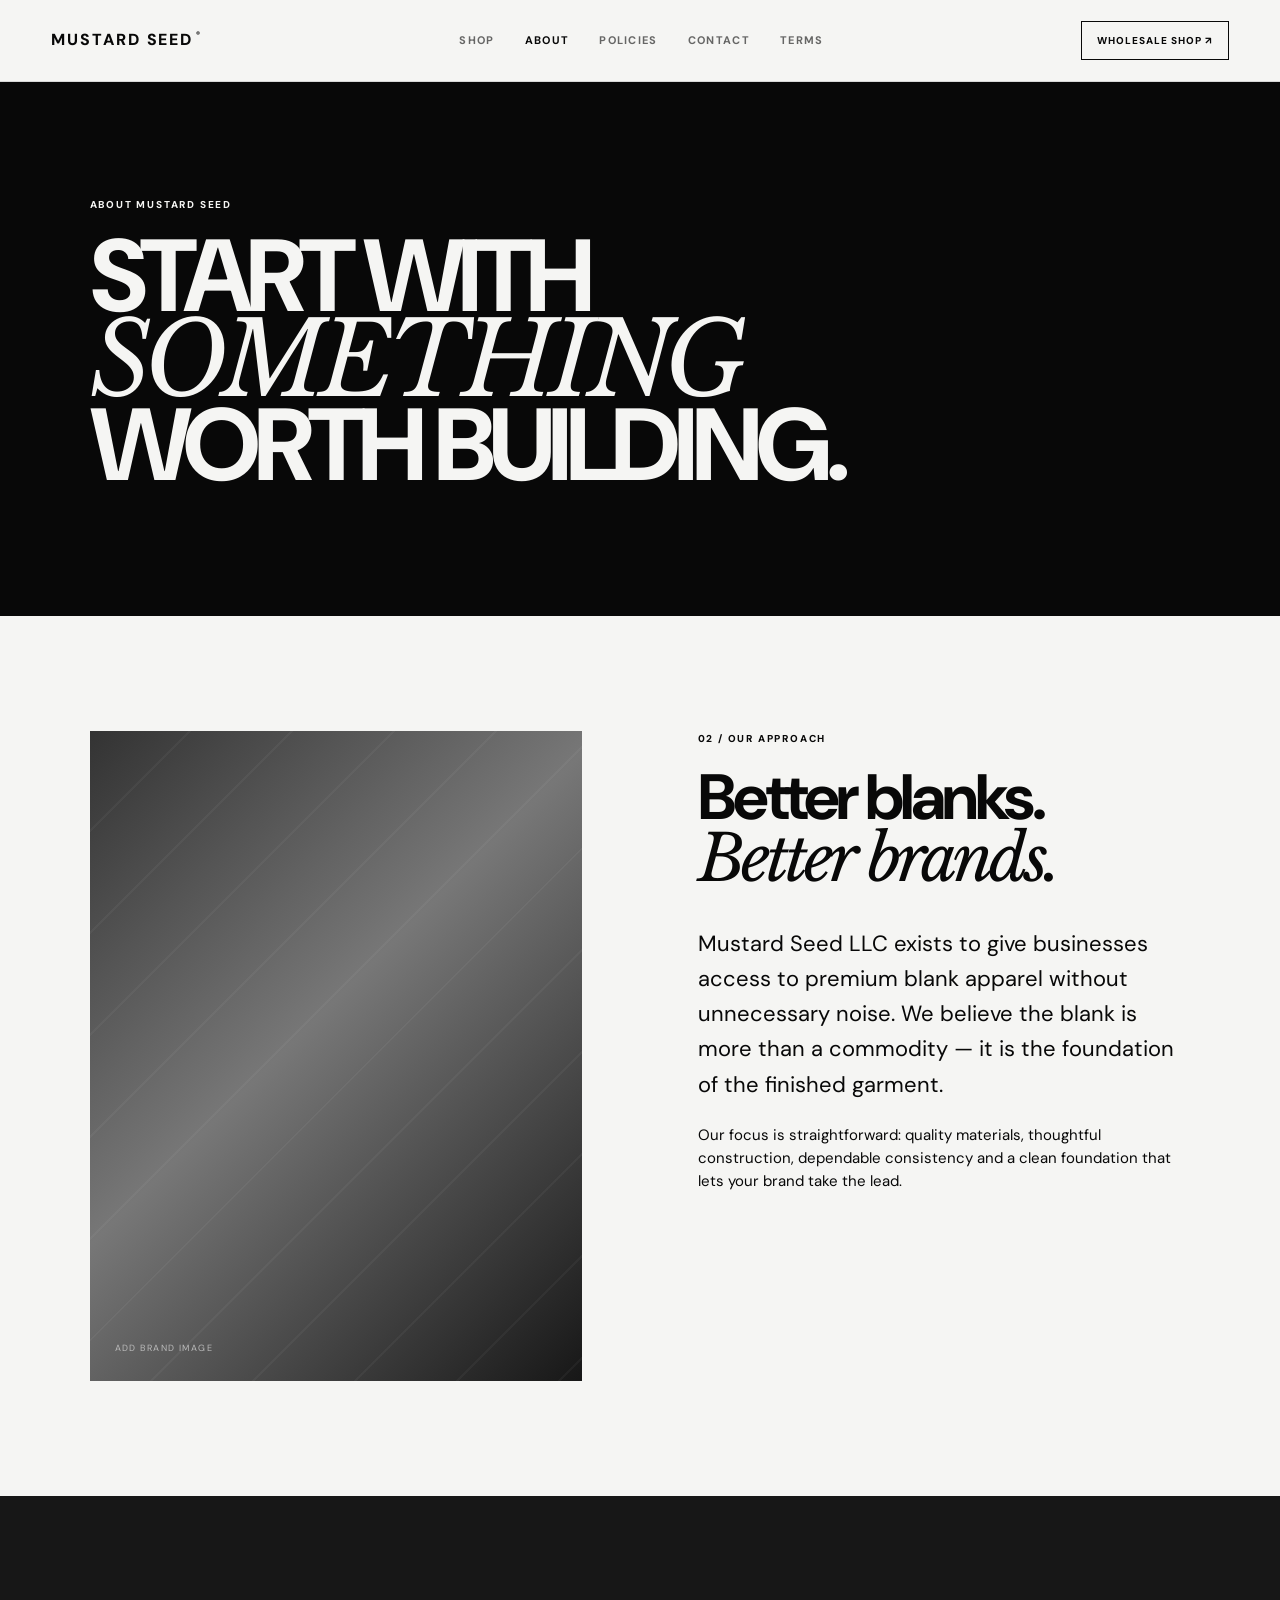
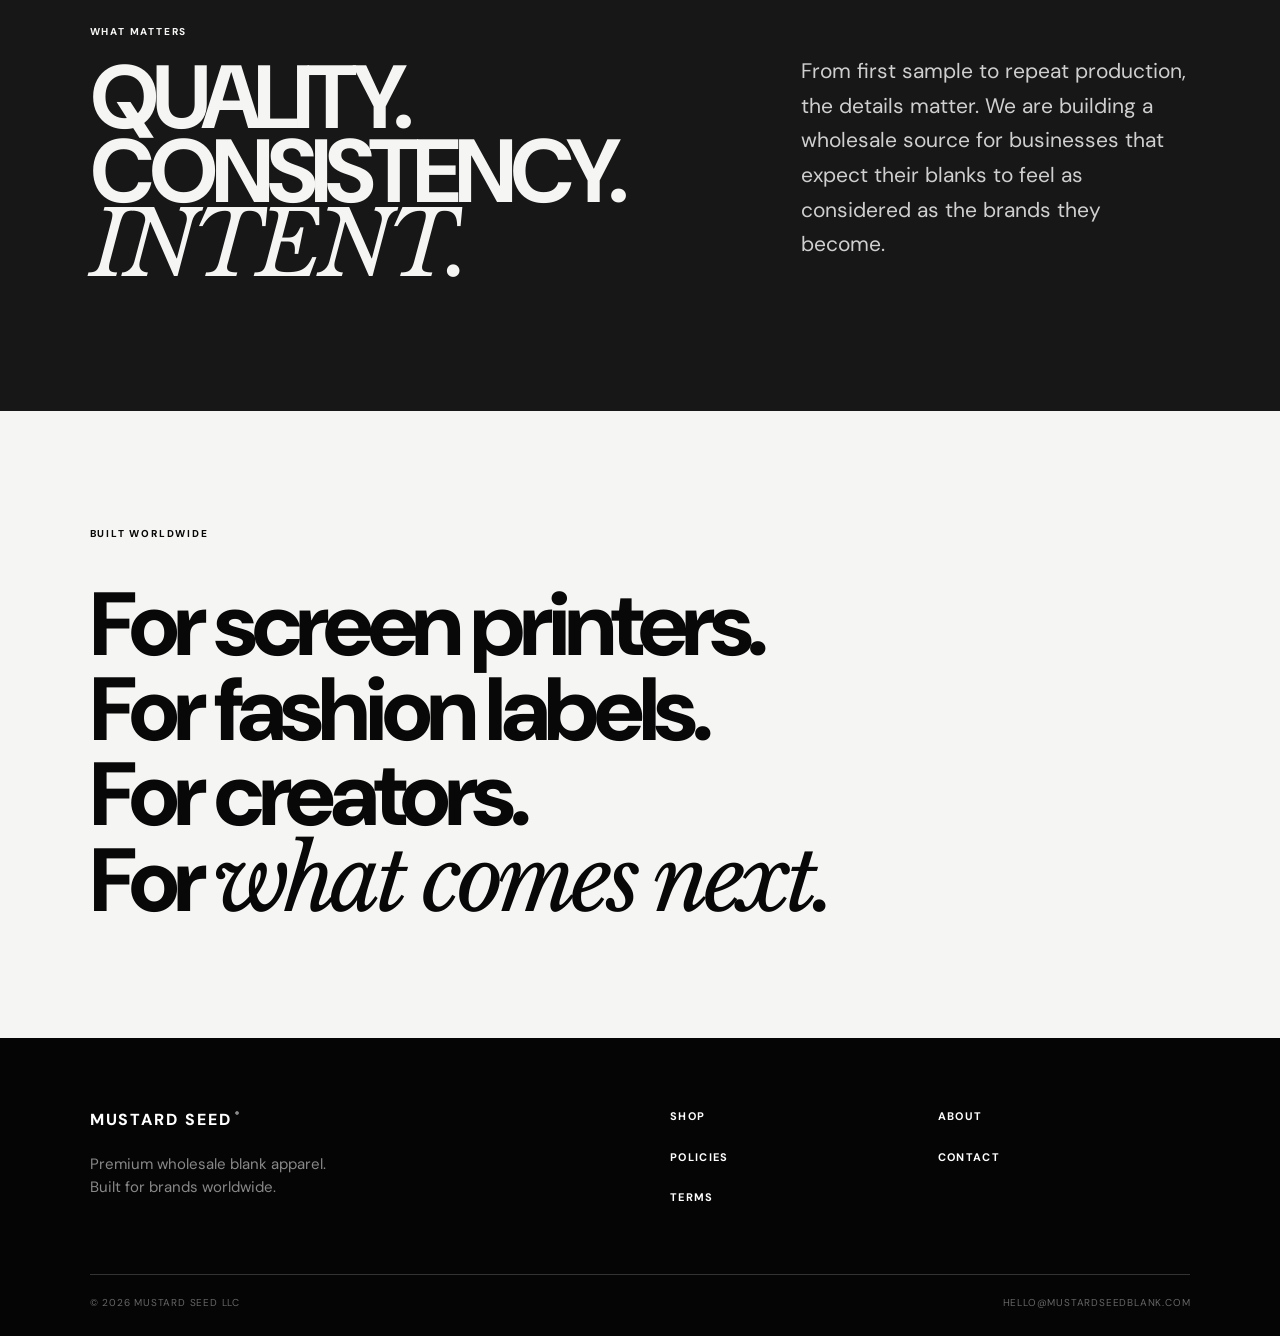
<file: about.html>
<!DOCTYPE html>
<html lang="en"><head><meta charset="UTF-8"><meta name="viewport" content="width=device-width,initial-scale=1"><title>About — Mustard Seed</title>
<link rel="preconnect" href="https://fonts.googleapis.com"><link rel="preconnect" href="https://fonts.gstatic.com" crossorigin><link href="https://fonts.googleapis.com/css2?family=DM+Sans:wght@400;500;600;700;800&family=Libre+Baskerville:ital,wght@0,400;0,700;1,400&display=swap" rel="stylesheet"><link rel="stylesheet" href="styles.css"></head>
<body><header class="site-header"><a class="logo" href="index.html">MUSTARD SEED<span>®</span></a><button class="menu-toggle">MENU</button><nav class="nav"><a href="shop.html">Shop</a><a class="active" href="about.html">About</a><a href="policies.html">Policies</a><a href="contact.html">Contact</a><a href="terms.html">Terms</a></nav><a class="header-cta" href="shop.html">Wholesale Shop ↗</a></header>
<main><section class="page-hero"><p class="eyebrow">About Mustard Seed</p><h1>START WITH<br><em>SOMETHING</em><br>WORTH BUILDING.</h1></section>
<section class="about-grid section"><div class="image-placeholder tall"><span>ADD BRAND IMAGE</span></div><div><p class="eyebrow">02 / Our approach</p><h2>Better blanks.<br><em>Better brands.</em></h2><p class="serif">Mustard Seed LLC exists to give businesses access to premium blank apparel without unnecessary noise. We believe the blank is more than a commodity — it is the foundation of the finished garment.</p><p>Our focus is straightforward: quality materials, thoughtful construction, dependable consistency and a clean foundation that lets your brand take the lead.</p></div></section>
<section class="values dark-editorial"><div><p class="eyebrow">What matters</p><h2>QUALITY.<br>CONSISTENCY.<br><em>INTENT.</em></h2></div><p class="serif">From first sample to repeat production, the details matter. We are building a wholesale source for businesses that expect their blanks to feel as considered as the brands they become.</p></section>
<section class="section"><p class="eyebrow">Built worldwide</p><div class="large-copy">For screen printers.<br>For fashion labels.<br>For creators.<br>For <em>what comes next.</em></div></section></main>
<footer class="footer"><div class="footer-brand"><div class="logo">MUSTARD SEED<span>®</span></div><p>Premium wholesale blank apparel.<br>Built for brands worldwide.</p></div><div class="footer-links"><a href="shop.html">Shop</a><a href="about.html">About</a><a href="policies.html">Policies</a><a href="contact.html">Contact</a><a href="terms.html">Terms</a></div><div class="footer-bottom"><span>© 2026 Mustard Seed LLC</span><span>hello@mustardseedblank.com</span></div></footer><script src="script.js"></script></body></html>
</file>
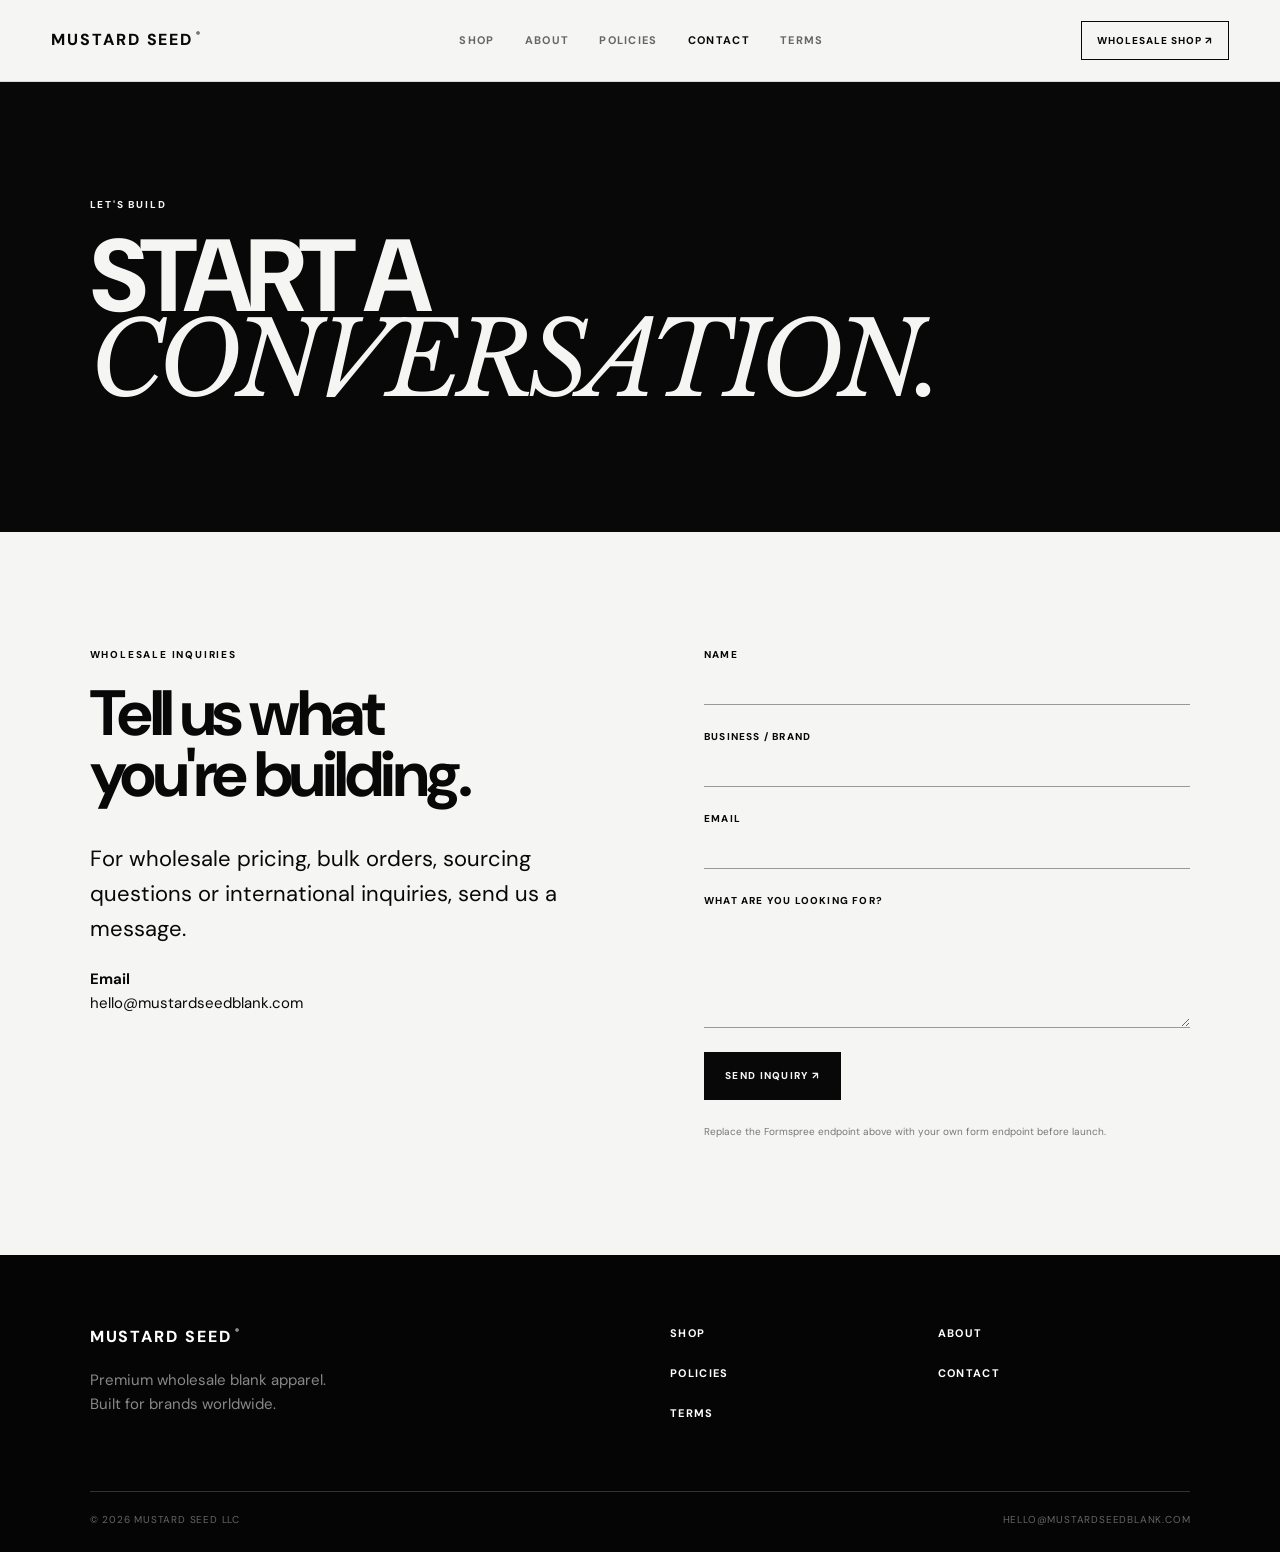
<file: contact.html>
<!DOCTYPE html>
<html lang="en"><head><meta charset="UTF-8"><meta name="viewport" content="width=device-width,initial-scale=1"><title>Contact — Mustard Seed</title>
<link rel="preconnect" href="https://fonts.googleapis.com"><link rel="preconnect" href="https://fonts.gstatic.com" crossorigin><link href="https://fonts.googleapis.com/css2?family=DM+Sans:wght@400;500;600;700;800&family=Libre+Baskerville:ital,wght@0,400;0,700;1,400&display=swap" rel="stylesheet"><link rel="stylesheet" href="styles.css"></head>
<body><header class="site-header"><a class="logo" href="index.html">MUSTARD SEED<span>®</span></a><button class="menu-toggle">MENU</button><nav class="nav"><a href="shop.html">Shop</a><a href="about.html">About</a><a href="policies.html">Policies</a><a class="active" href="contact.html">Contact</a><a href="terms.html">Terms</a></nav><a class="header-cta" href="shop.html">Wholesale Shop ↗</a></header>
<main><section class="page-hero compact"><p class="eyebrow">Let's build</p><h1>START A<br><em>CONVERSATION.</em></h1></section>
<section class="contact section"><div><p class="eyebrow">Wholesale inquiries</p><h2>Tell us what<br>you're building.</h2><p class="serif">For wholesale pricing, bulk orders, sourcing questions or international inquiries, send us a message.</p><p><strong>Email</strong><br><a href="mailto:hello@mustardseedblank.com">hello@mustardseedblank.com</a></p></div>
<form class="contact-form" action="https://formspree.io/f/REPLACE_ME" method="POST"><label>Name<input name="name" required></label><label>Business / Brand<input name="business"></label><label>Email<input type="email" name="email" required></label><label>What are you looking for?<textarea name="message" rows="6" required></textarea></label><button class="button button-dark" type="submit">Send inquiry ↗</button><small>Replace the Formspree endpoint above with your own form endpoint before launch.</small></form></section></main>
<footer class="footer"><div class="footer-brand"><div class="logo">MUSTARD SEED<span>®</span></div><p>Premium wholesale blank apparel.<br>Built for brands worldwide.</p></div><div class="footer-links"><a href="shop.html">Shop</a><a href="about.html">About</a><a href="policies.html">Policies</a><a href="contact.html">Contact</a><a href="terms.html">Terms</a></div><div class="footer-bottom"><span>© 2026 Mustard Seed LLC</span><span>hello@mustardseedblank.com</span></div></footer><script src="script.js"></script></body></html>
</file>
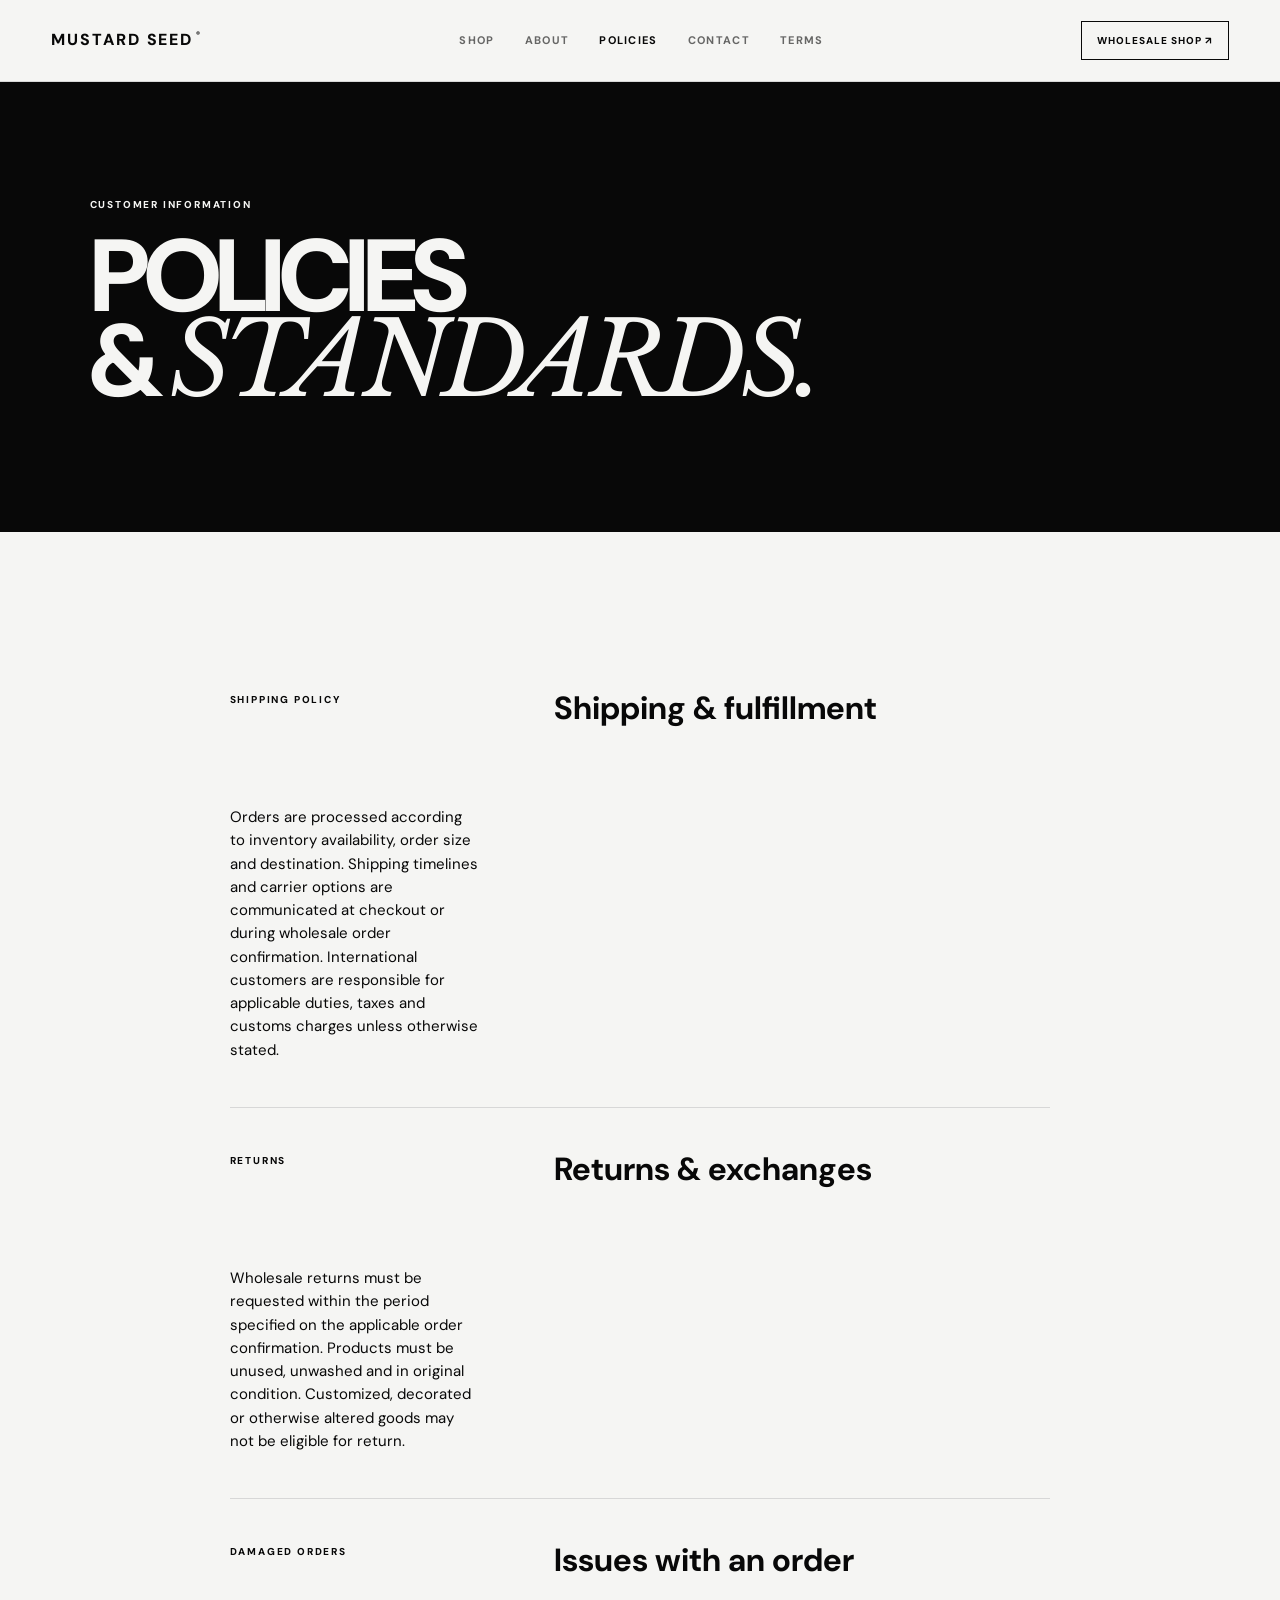
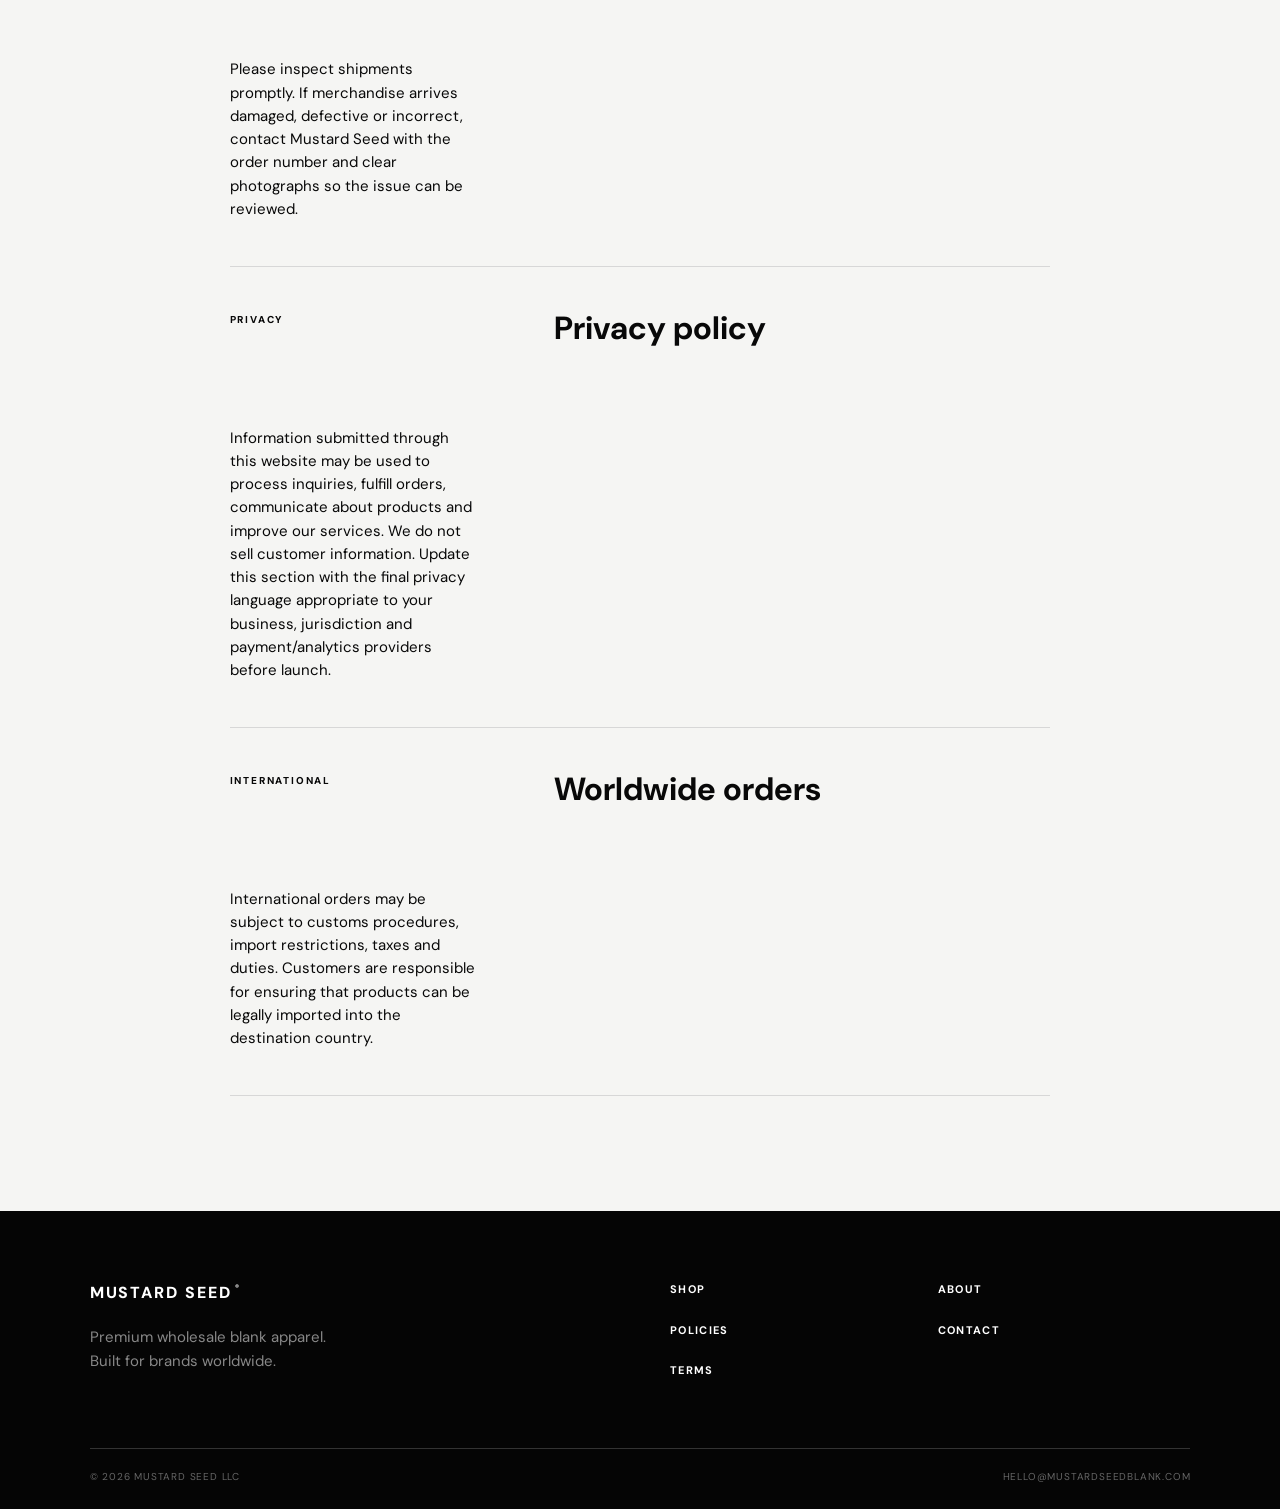
<file: policies.html>
<!DOCTYPE html>
<html lang="en"><head><meta charset="UTF-8"><meta name="viewport" content="width=device-width,initial-scale=1"><title>Policies — Mustard Seed</title>
<link rel="preconnect" href="https://fonts.googleapis.com"><link rel="preconnect" href="https://fonts.gstatic.com" crossorigin><link href="https://fonts.googleapis.com/css2?family=DM+Sans:wght@400;500;600;700;800&family=Libre+Baskerville:ital,wght@0,400;0,700;1,400&display=swap" rel="stylesheet"><link rel="stylesheet" href="styles.css"></head>
<body><header class="site-header"><a class="logo" href="index.html">MUSTARD SEED<span>®</span></a><button class="menu-toggle">MENU</button><nav class="nav"><a href="shop.html">Shop</a><a href="about.html">About</a><a class="active" href="policies.html">Policies</a><a href="contact.html">Contact</a><a href="terms.html">Terms</a></nav><a class="header-cta" href="shop.html">Wholesale Shop ↗</a></header>
<main><section class="page-hero compact"><p class="eyebrow">Customer information</p><h1>POLICIES<br>& <em>STANDARDS.</em></h1></section>
<section class="legal section">
<article><p class="eyebrow">Shipping Policy</p><h2>Shipping & fulfillment</h2><p>Orders are processed according to inventory availability, order size and destination. Shipping timelines and carrier options are communicated at checkout or during wholesale order confirmation. International customers are responsible for applicable duties, taxes and customs charges unless otherwise stated.</p></article>
<article><p class="eyebrow">Returns</p><h2>Returns & exchanges</h2><p>Wholesale returns must be requested within the period specified on the applicable order confirmation. Products must be unused, unwashed and in original condition. Customized, decorated or otherwise altered goods may not be eligible for return.</p></article>
<article><p class="eyebrow">Damaged orders</p><h2>Issues with an order</h2><p>Please inspect shipments promptly. If merchandise arrives damaged, defective or incorrect, contact Mustard Seed with the order number and clear photographs so the issue can be reviewed.</p></article>
<article><p class="eyebrow">Privacy</p><h2>Privacy policy</h2><p>Information submitted through this website may be used to process inquiries, fulfill orders, communicate about products and improve our services. We do not sell customer information. Update this section with the final privacy language appropriate to your business, jurisdiction and payment/analytics providers before launch.</p></article>
<article><p class="eyebrow">International</p><h2>Worldwide orders</h2><p>International orders may be subject to customs procedures, import restrictions, taxes and duties. Customers are responsible for ensuring that products can be legally imported into the destination country.</p></article>
</section></main>
<footer class="footer"><div class="footer-brand"><div class="logo">MUSTARD SEED<span>®</span></div><p>Premium wholesale blank apparel.<br>Built for brands worldwide.</p></div><div class="footer-links"><a href="shop.html">Shop</a><a href="about.html">About</a><a href="policies.html">Policies</a><a href="contact.html">Contact</a><a href="terms.html">Terms</a></div><div class="footer-bottom"><span>© 2026 Mustard Seed LLC</span><span>hello@mustardseedblank.com</span></div></footer><script src="script.js"></script></body></html>
</file>
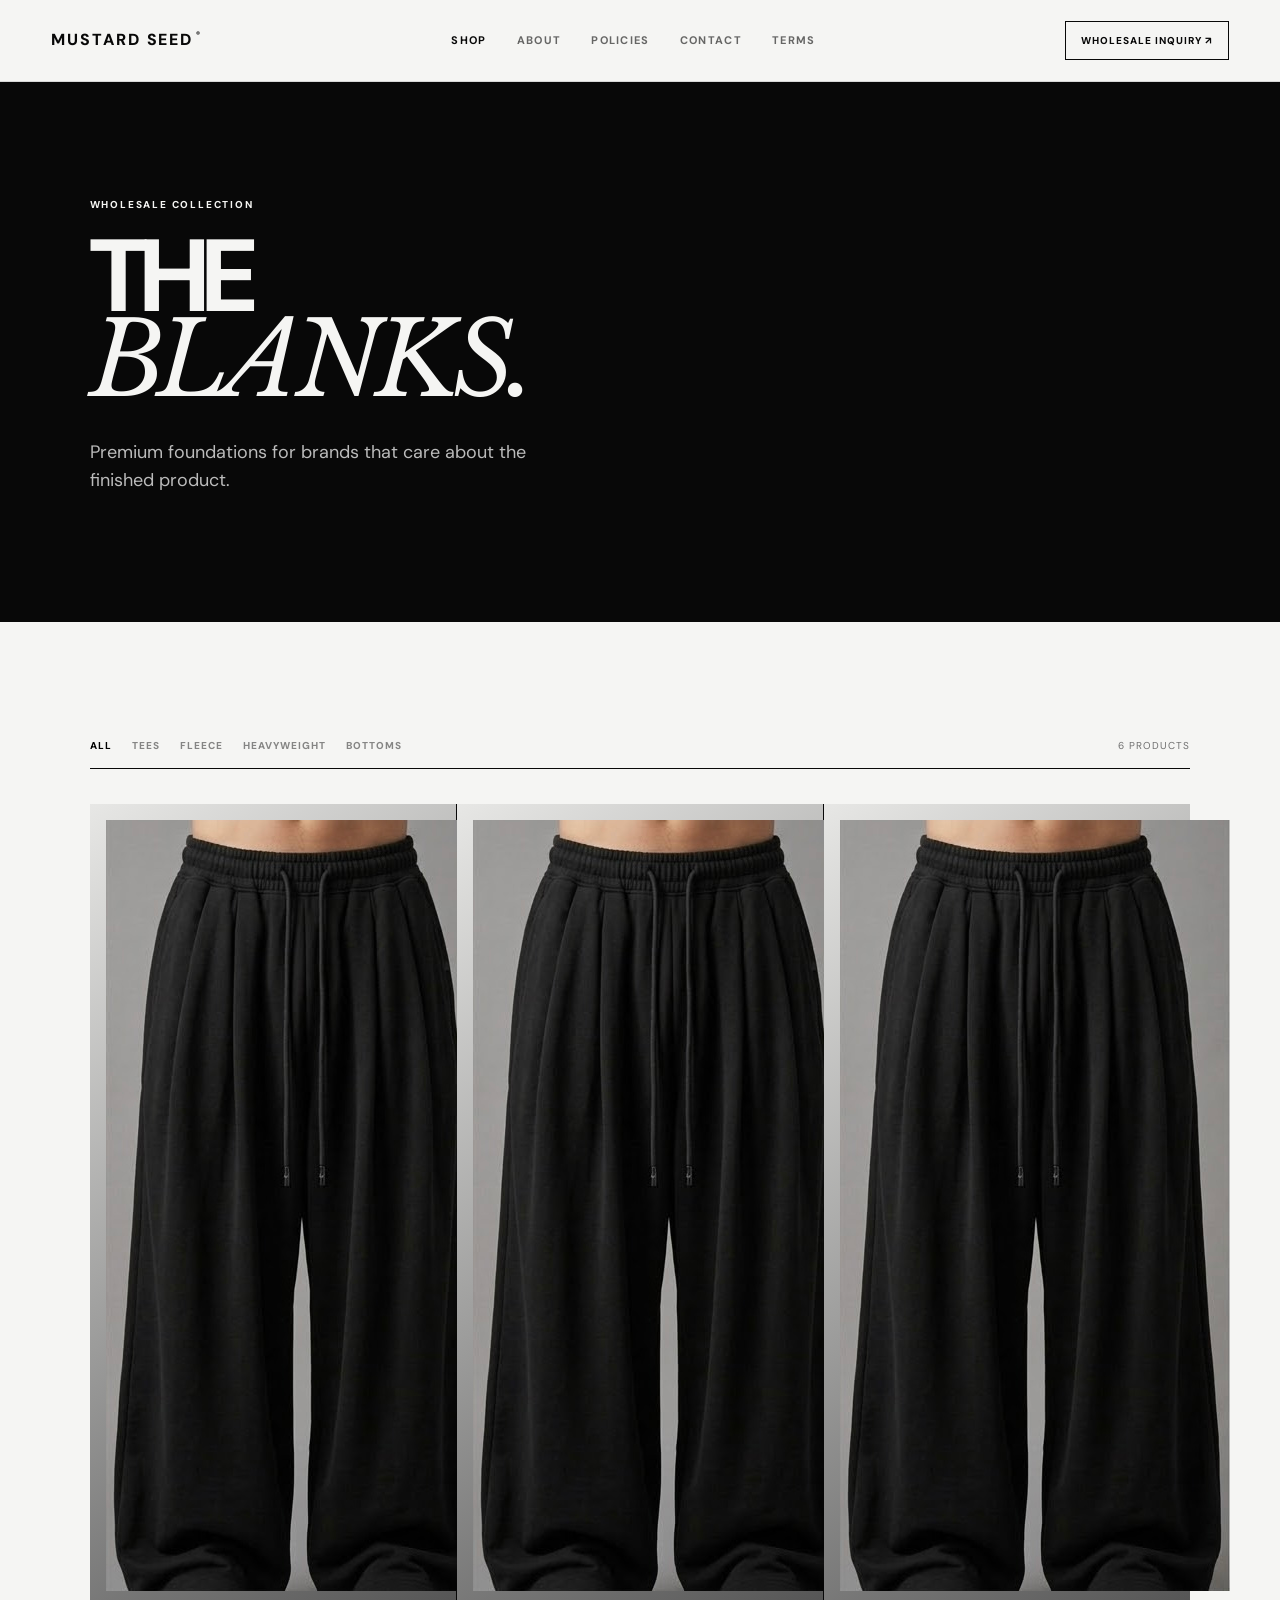
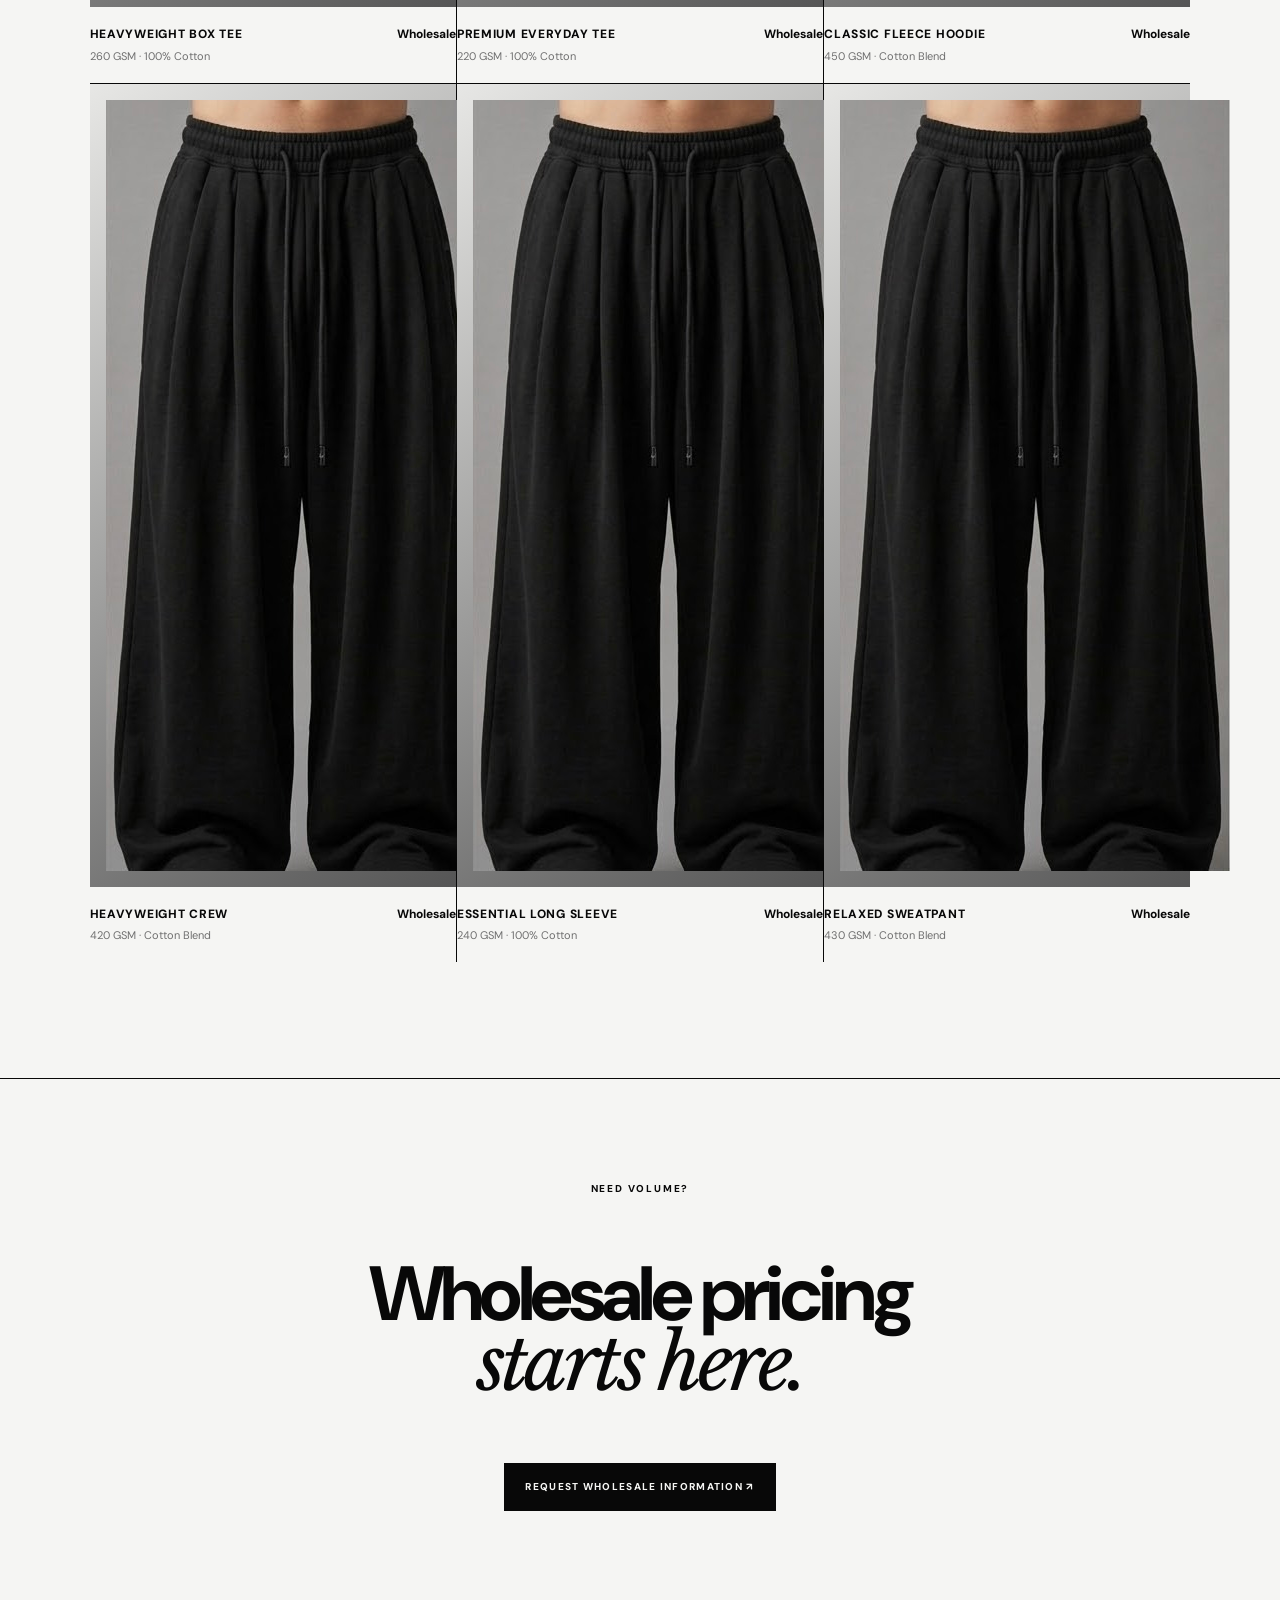
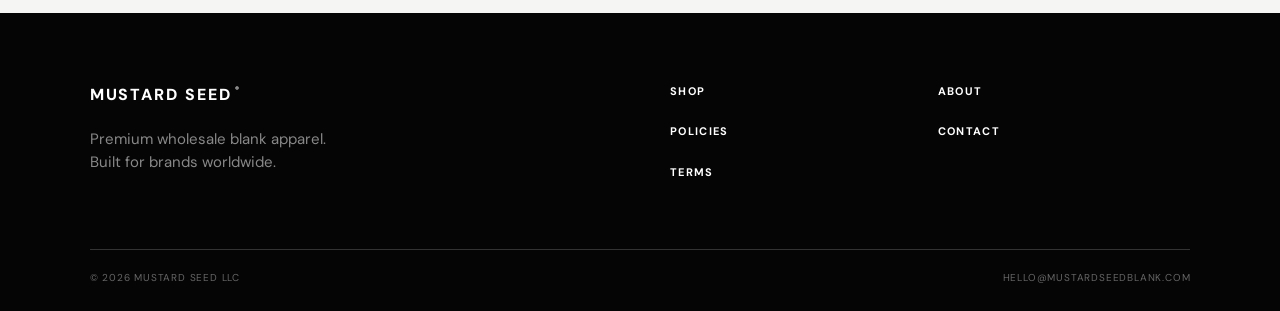
<file: shop.html>
<!DOCTYPE html>
<html lang="en">
<head>
  <meta charset="UTF-8"><meta name="viewport" content="width=device-width, initial-scale=1.0">
  <title>Shop — Mustard Seed</title>
  <link rel="preconnect" href="https://fonts.googleapis.com"><link rel="preconnect" href="https://fonts.gstatic.com" crossorigin>
  <link href="https://fonts.googleapis.com/css2?family=DM+Sans:wght@400;500;600;700;800&family=Libre+Baskerville:ital,wght@0,400;0,700;1,400&display=swap" rel="stylesheet">
  <link rel="stylesheet" href="styles.css">
</head>
<body>
<header class="site-header"><a class="logo" href="index.html">MUSTARD SEED<span>®</span></a><button class="menu-toggle">MENU</button>
<nav class="nav"><a class="active" href="shop.html">Shop</a><a href="about.html">About</a><a href="policies.html">Policies</a><a href="contact.html">Contact</a><a href="terms.html">Terms</a></nav><a class="header-cta" href="contact.html">Wholesale Inquiry ↗</a></header>
<main>
  <section class="page-hero"><p class="eyebrow">Wholesale collection</p><h1>THE<br><em>BLANKS.</em></h1><p>Premium foundations for brands that care about the finished product.</p></section>
  <section class="shop section">
    <div class="shop-toolbar"><div class="filters"><button class="filter active" data-filter="all">All</button><button class="filter" data-filter="tees">Tees</button><button class="filter" data-filter="fleece">Fleece</button><button class="filter" data-filter="heavyweight">Heavyweight</button><button class="filter" data-filter="bottoms">Bottoms</button></div><span id="product-count"></span></div>
    <div class="product-grid shop-grid" id="product-grid"></div>
  </section>
  <section class="shop-note"><p class="eyebrow">Need volume?</p><h2>Wholesale pricing<br><em>starts here.</em></h2><a class="button button-dark" href="contact.html">Request wholesale information ↗</a></section>
</main>
<footer class="footer"><div class="footer-brand"><div class="logo">MUSTARD SEED<span>®</span></div><p>Premium wholesale blank apparel.<br>Built for brands worldwide.</p></div><div class="footer-links"><a href="shop.html">Shop</a><a href="about.html">About</a><a href="policies.html">Policies</a><a href="contact.html">Contact</a><a href="terms.html">Terms</a></div><div class="footer-bottom"><span>© 2026 Mustard Seed LLC</span><span>hello@mustardseedblank.com</span></div></footer>
<script src="script.js"></script>
</body></html>
</file>
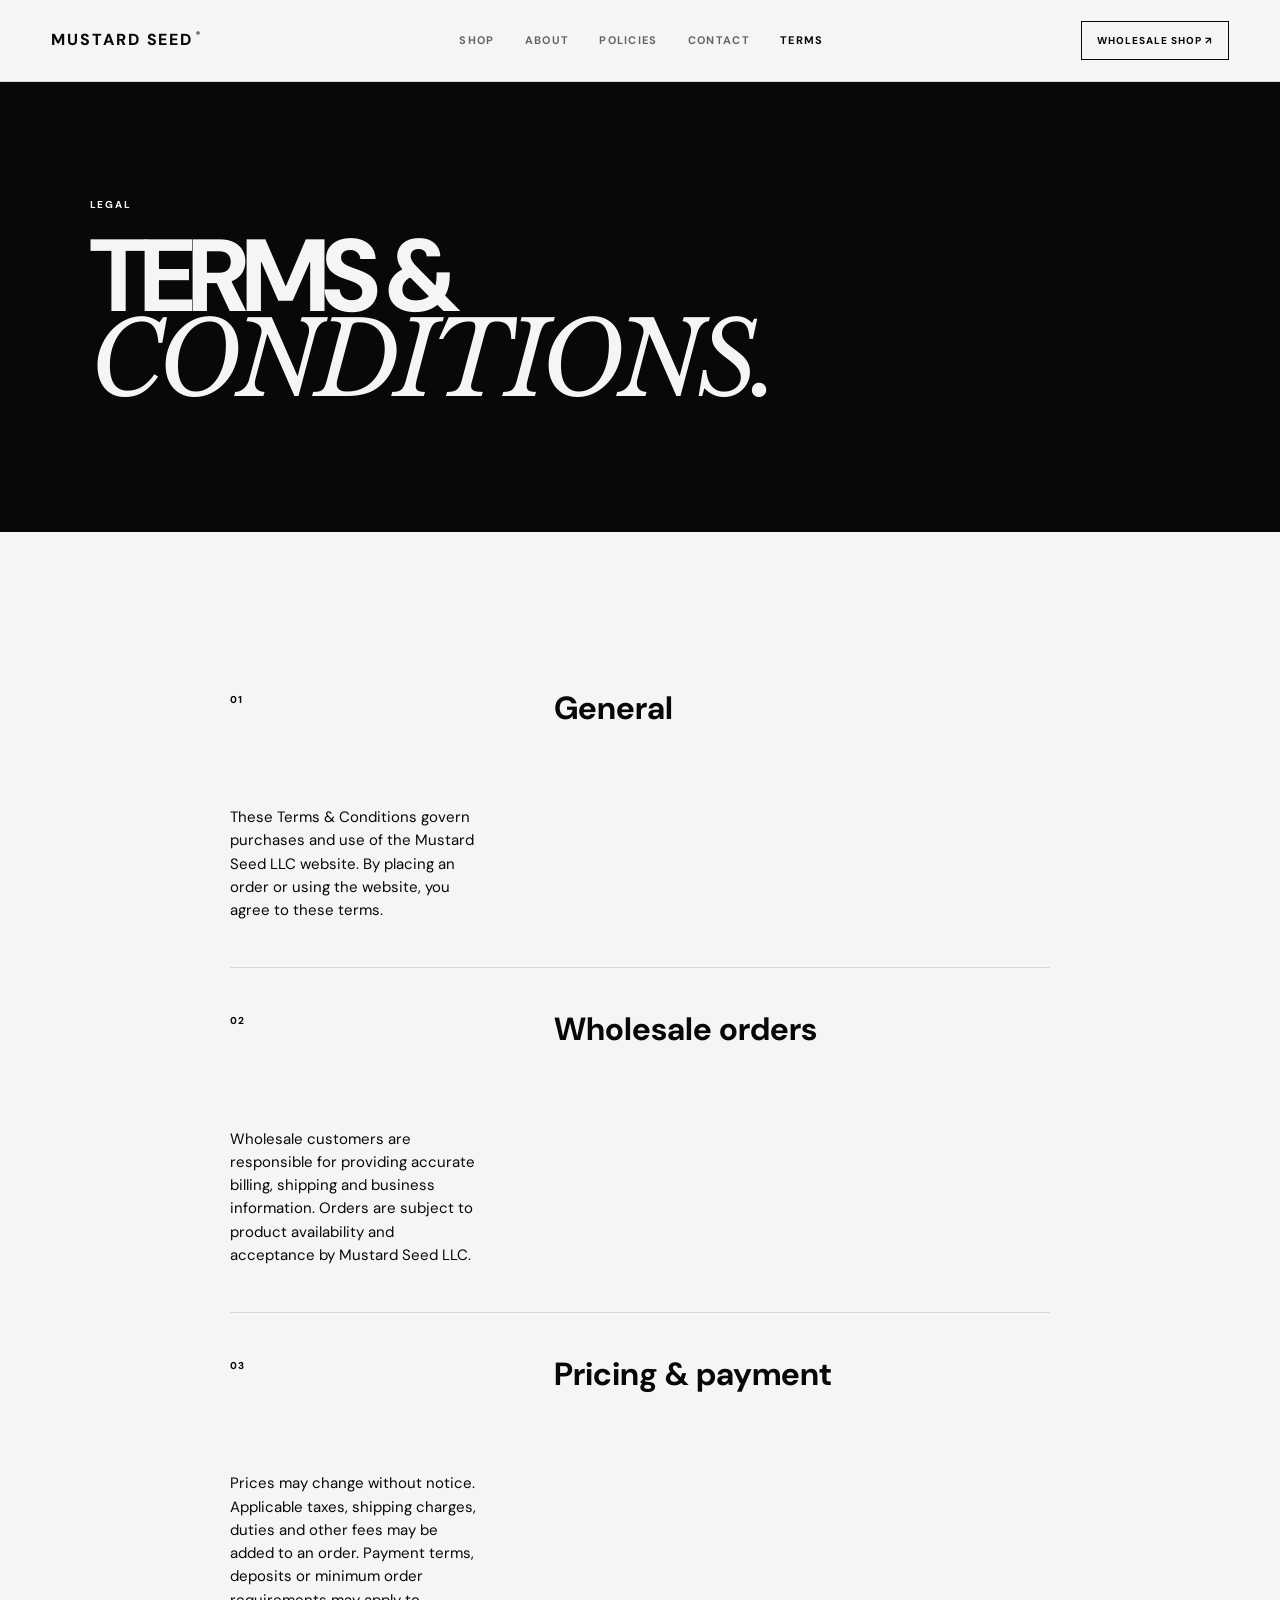
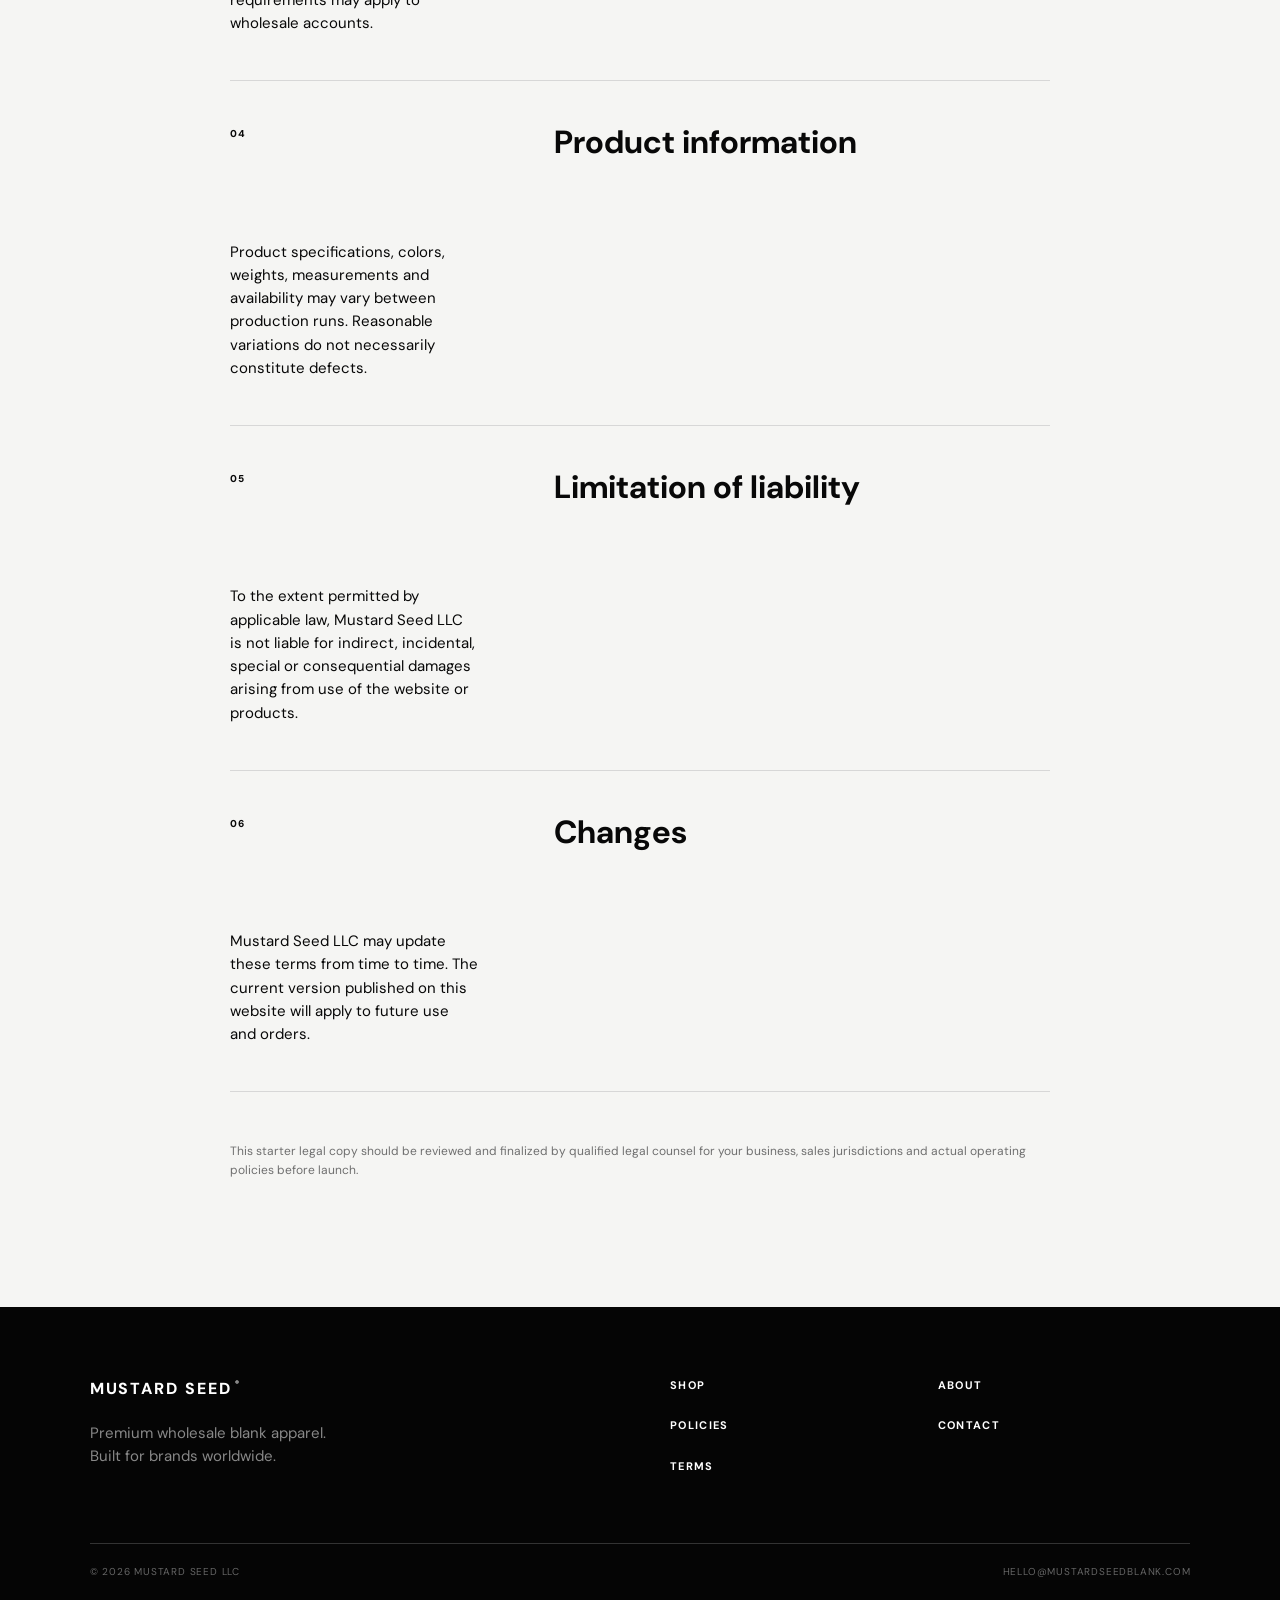
<file: terms.html>
<!DOCTYPE html>
<html lang="en"><head><meta charset="UTF-8"><meta name="viewport" content="width=device-width,initial-scale=1"><title>Terms & Conditions — Mustard Seed</title>
<link rel="preconnect" href="https://fonts.googleapis.com"><link rel="preconnect" href="https://fonts.gstatic.com" crossorigin><link href="https://fonts.googleapis.com/css2?family=DM+Sans:wght@400;500;600;700;800&family=Libre+Baskerville:ital,wght@0,400;0,700;1,400&display=swap" rel="stylesheet"><link rel="stylesheet" href="styles.css"></head>
<body><header class="site-header"><a class="logo" href="index.html">MUSTARD SEED<span>®</span></a><button class="menu-toggle">MENU</button><nav class="nav"><a href="shop.html">Shop</a><a href="about.html">About</a><a href="policies.html">Policies</a><a href="contact.html">Contact</a><a class="active" href="terms.html">Terms</a></nav><a class="header-cta" href="shop.html">Wholesale Shop ↗</a></header>
<main><section class="page-hero compact"><p class="eyebrow">Legal</p><h1>TERMS &<br><em>CONDITIONS.</em></h1></section>
<section class="legal section">
<article><p class="eyebrow">01</p><h2>General</h2><p>These Terms & Conditions govern purchases and use of the Mustard Seed LLC website. By placing an order or using the website, you agree to these terms.</p></article>
<article><p class="eyebrow">02</p><h2>Wholesale orders</h2><p>Wholesale customers are responsible for providing accurate billing, shipping and business information. Orders are subject to product availability and acceptance by Mustard Seed LLC.</p></article>
<article><p class="eyebrow">03</p><h2>Pricing & payment</h2><p>Prices may change without notice. Applicable taxes, shipping charges, duties and other fees may be added to an order. Payment terms, deposits or minimum order requirements may apply to wholesale accounts.</p></article>
<article><p class="eyebrow">04</p><h2>Product information</h2><p>Product specifications, colors, weights, measurements and availability may vary between production runs. Reasonable variations do not necessarily constitute defects.</p></article>
<article><p class="eyebrow">05</p><h2>Limitation of liability</h2><p>To the extent permitted by applicable law, Mustard Seed LLC is not liable for indirect, incidental, special or consequential damages arising from use of the website or products.</p></article>
<article><p class="eyebrow">06</p><h2>Changes</h2><p>Mustard Seed LLC may update these terms from time to time. The current version published on this website will apply to future use and orders.</p></article>
<p class="legal-note">This starter legal copy should be reviewed and finalized by qualified legal counsel for your business, sales jurisdictions and actual operating policies before launch.</p>
</section></main>
<footer class="footer"><div class="footer-brand"><div class="logo">MUSTARD SEED<span>®</span></div><p>Premium wholesale blank apparel.<br>Built for brands worldwide.</p></div><div class="footer-links"><a href="shop.html">Shop</a><a href="about.html">About</a><a href="policies.html">Policies</a><a href="contact.html">Contact</a><a href="terms.html">Terms</a></div><div class="footer-bottom"><span>© 2026 Mustard Seed LLC</span><span>hello@mustardseedblank.com</span></div></footer><script src="script.js"></script></body></html>
</file>
<file: styles.css>
:root{--black:#080808;--charcoal:#171717;--grey:#6f6f6f;--line:#d7d7d7;--white:#f5f5f3;--serif:"Libre Baskerville",Georgia,serif;--sans:"DM Sans",Arial,sans-serif}*{box-sizing:border-box}html{scroll-behavior:smooth}body{margin:0;background:var(--white);color:var(--black);font-family:var(--sans);font-size:15px;line-height:1.55}a{color:inherit;text-decoration:none}button,input,textarea{font:inherit}.site-header{height:82px;padding:0 4vw;display:flex;align-items:center;justify-content:space-between;border-bottom:1px solid var(--line);position:relative;background:var(--white);z-index:10}.logo{font-size:16px;font-weight:800;letter-spacing:.12em}.logo span{font-size:8px;vertical-align:top;margin-left:3px}.nav{display:flex;gap:30px;text-transform:uppercase;font-size:11px;font-weight:700;letter-spacing:.12em}.nav a{opacity:.6}.nav a:hover,.nav a.active{opacity:1}.header-cta{border:1px solid var(--black);padding:11px 15px;text-transform:uppercase;font-size:10px;font-weight:800;letter-spacing:.1em}.menu-toggle{display:none;background:none;border:0}
.hero-image-full{min-height:calc(100vh - 82px);position:relative;background:var(--black);color:var(--white);overflow:hidden}
.hero-image-full-bg{position:absolute;inset:0;min-height:100%;background:linear-gradient(125deg,#080808 0%,#3b3b3b 48%,#111 100%)}
.hero-image-full-bg:before{content:"";position:absolute;inset:0;background:radial-gradient(circle at 72% 45%,rgba(255,255,255,.18),transparent 30%),linear-gradient(90deg,rgba(0,0,0,.8),rgba(0,0,0,.08))}
.hero-image-full-bg span{display:none}
.hero-image-overlay{position:relative;z-index:2;min-height:calc(100vh - 82px);padding:7vw;display:flex;flex-direction:column;justify-content:flex-end;align-items:flex-start;background:linear-gradient(0deg,rgba(0,0,0,.65),transparent 62%)}
.hero-image-overlay h1{font-size:clamp(68px,11vw,170px);line-height:.78;letter-spacing:-.075em;margin:0 0 42px;font-weight:800}
.hero-image-overlay h1 em{font-family:var(--serif);font-weight:400;letter-spacing:-.07em}
.quote-section{background:var(--white);padding:11vw 12vw 12vw;text-align:center;border-bottom:1px solid var(--black)}
.quote-mark{font-family:var(--serif);font-size:90px;line-height:.5;margin-bottom:35px}
.quote-section blockquote{font-family:var(--serif);font-size:clamp(34px,5vw,76px);line-height:1.08;letter-spacing:-.055em;max-width:1050px;margin:0 auto 30px}
.quote-section p{font-size:10px;font-weight:800;letter-spacing:.18em;margin:0}

.hero{background:var(--black);color:var(--white);min-height:calc(100vh - 82px);display:grid;grid-template-columns:1fr 1fr}.hero-copy{padding:9vw 6vw;display:flex;flex-direction:column;align-items:flex-start;justify-content:center}.eyebrow{font-size:10px;letter-spacing:.18em;text-transform:uppercase;font-weight:800;margin:0 0 22px}.hero h1,.page-hero h1{font-size:clamp(58px,8vw,132px);line-height:.82;letter-spacing:-.065em;margin:0;font-weight:800}.hero h1 em,.page-hero h1 em,h2 em,.large-copy em{font-family:var(--serif);font-weight:400;letter-spacing:-.06em}.hero-text{max-width:420px;color:#c8c8c8;margin:34px 0}.button{display:inline-flex;align-items:center;gap:20px;padding:15px 20px;text-transform:uppercase;font-size:10px;font-weight:800;letter-spacing:.13em;border:1px solid var(--black);transition:.2s}.button-light{background:var(--white);color:var(--black);border-color:var(--white)}.button-dark{background:var(--black);color:var(--white)}.button:hover{transform:translateY(-2px)}.image-placeholder{background:linear-gradient(135deg,#333,#777 45%,#171717);display:flex;align-items:flex-end;justify-content:flex-start;min-height:520px;position:relative;overflow:hidden}.image-placeholder:after{content:"";position:absolute;inset:0;background:repeating-linear-gradient(135deg,transparent 0 70px,rgba(255,255,255,.04) 70px 72px)}.image-placeholder span{position:relative;z-index:1;margin:25px;font-size:9px;letter-spacing:.16em;color:#bbb}.section{padding:9vw 7vw}.statement{display:grid;grid-template-columns:1fr 2fr;gap:8vw}.statement h2,.featured h2,.about-grid h2,.contact h2{font-size:clamp(42px,5vw,80px);line-height:.95;letter-spacing:-.055em;margin:0 0 35px}.statement .serif,.about-grid .serif,.contact .serif{max-width:600px;font-size:22px;line-height:1.6}.section-head{display:flex;align-items:end;justify-content:space-between;border-bottom:1px solid var(--black);padding-bottom:18px;margin-bottom:35px}.section-head h2{margin:0;font-size:44px}.section-head>a{font-size:11px;font-weight:800;text-transform:uppercase;letter-spacing:.1em}.category-grid{display:grid;grid-template-columns:repeat(4,1fr);border-top:1px solid var(--black)}.category-card{min-height:310px;padding:22px;border-right:1px solid var(--black);display:flex;flex-direction:column;justify-content:space-between}.category-card:first-child{border-left:1px solid var(--black)}.category-card span{font-size:10px}.category-card h3{font-size:clamp(22px,3vw,42px);line-height:1;margin:0;letter-spacing:-.04em}.category-card b{font-size:20px}.category-card:hover{background:var(--black);color:var(--white)}.dark-editorial{background:var(--charcoal);color:var(--white);padding:10vw 7vw;display:grid;grid-template-columns:1.2fr .8fr;gap:10vw}.dark-editorial h2{font-size:clamp(52px,7vw,110px);line-height:.82;letter-spacing:-.065em;margin:0}.dark-editorial .serif{font-size:21px;line-height:1.65;color:#cfcfcf;align-self:end}.product-grid{display:grid;grid-template-columns:repeat(3,1fr);gap:1px;background:var(--black)}.product-card{background:var(--white);min-width:0}.product-image{aspect-ratio:1/1;background:linear-gradient(145deg,#e7e7e5,#555);display:flex;align-items:end;padding:16px;color:#aaa;font-size:9px;letter-spacing:.14em}.product-info{padding:18px 0;display:flex;justify-content:space-between;gap:20px}.product-name{font-weight:800;text-transform:uppercase;font-size:12px;letter-spacing:.06em}.product-meta{font-size:11px;color:var(--grey);margin-top:4px}.product-price{font-weight:700;font-size:12px}.wholesale-banner{background:var(--black);color:var(--white);padding:10vw 7vw;text-align:center}.wholesale-banner h2{font-size:clamp(60px,10vw,160px);line-height:.8;letter-spacing:-.07em;margin:0 0 45px}.footer{background:#050505;color:#fff;padding:70px 7vw 25px;display:grid;grid-template-columns:1fr 1fr;gap:60px}.footer-brand p{color:#888;margin-top:20px}.footer-links{display:grid;grid-template-columns:repeat(2,1fr);gap:15px;text-transform:uppercase;font-size:11px;font-weight:700;letter-spacing:.12em}.footer-bottom{grid-column:1/-1;border-top:1px solid #333;padding-top:20px;display:flex;justify-content:space-between;color:#666;font-size:10px;text-transform:uppercase;letter-spacing:.08em}.page-hero{background:var(--black);color:var(--white);padding:9vw 7vw 10vw;min-height:55vh;display:flex;flex-direction:column;justify-content:end}.page-hero p:last-child{max-width:500px;margin:35px 0 0;color:#bbb;font-size:18px}.page-hero.compact{min-height:48vh}.shop-toolbar{display:flex;justify-content:space-between;align-items:center;margin-bottom:35px;border-bottom:1px solid var(--black);padding-bottom:15px}.filters{display:flex;gap:20px;flex-wrap:wrap}.filter{border:0;background:none;text-transform:uppercase;font-size:10px;font-weight:800;letter-spacing:.1em;padding:0;cursor:pointer;opacity:.45}.filter.active,.filter:hover{opacity:1}.shop-toolbar>span{font-size:10px;text-transform:uppercase;letter-spacing:.1em;color:var(--grey)}.shop-note{padding:8vw 7vw;border-top:1px solid var(--black);text-align:center}.shop-note h2{font-size:clamp(45px,6vw,90px);line-height:.9;letter-spacing:-.06em}.about-grid{display:grid;grid-template-columns:1fr 1fr;gap:9vw}.tall{min-height:650px}.values{align-items:center}.large-copy{font-size:clamp(42px,7vw,100px);line-height:.95;letter-spacing:-.06em;font-weight:800;margin-top:40px}.legal{max-width:1000px;margin:auto}.legal article{padding:45px 0;border-bottom:1px solid var(--line);display:grid;grid-template-columns:1fr 2fr;gap:6vw}.legal article h2{font-size:32px;line-height:1;margin:0}.legal article p:not(.eyebrow){margin:0;max-width:650px}.legal-note{margin-top:50px;color:var(--grey);font-size:12px}.contact{display:grid;grid-template-columns:1fr 1fr;gap:10vw}.contact-form{display:flex;flex-direction:column;gap:24px}.contact-form label{font-size:10px;font-weight:800;text-transform:uppercase;letter-spacing:.12em}.contact-form input,.contact-form textarea{display:block;width:100%;border:0;border-bottom:1px solid #999;background:transparent;padding:13px 0;outline:none;resize:vertical}.contact-form input:focus,.contact-form textarea:focus{border-color:#000}.contact-form small{color:#777;font-size:10px}.contact-form button{align-self:flex-start}@media(max-width:800px){.hero-image-full,.hero-image-overlay{min-height:calc(100vh - 70px)}.hero-image-overlay{padding:12vw 7vw}.hero-image-overlay h1{font-size:clamp(58px,16vw,110px)}.quote-section{padding:22vw 8vw}.hero-image-full,.hero-image-overlay{min-height:calc(100vh - 70px)}.hero-image-overlay{padding:12vw 7vw}.hero-image-overlay h1{font-size:clamp(58px,16vw,110px)}.quote-section{padding:22vw 8vw}.site-header{height:70px}.nav,.header-cta{display:none}.menu-toggle{display:block;margin-left:auto;font-size:10px;font-weight:800;letter-spacing:.1em}.nav.open{display:flex;position:absolute;top:70px;left:0;right:0;background:var(--white);padding:25px 4vw;flex-direction:column;gap:20px;border-bottom:1px solid var(--line)}.hero{grid-template-columns:1fr}.hero-copy{min-height:72vh;padding:14vw 7vw}.hero-image{min-height:60vh}.statement,.dark-editorial,.about-grid,.contact{grid-template-columns:1fr;gap:45px}.category-grid{grid-template-columns:1fr 1fr}.category-card{min-height:220px}.category-card:nth-child(2){border-right:0}.category-card:nth-child(3){border-left:1px solid var(--black);border-top:1px solid var(--black)}.category-card:nth-child(4){border-top:1px solid var(--black)}.product-grid{grid-template-columns:1fr 1fr}.product-grid.shop-grid{grid-template-columns:1fr 1fr}.footer{grid-template-columns:1fr}.footer-bottom{grid-column:auto;display:block}.footer-bottom span{display:block;margin-top:10px}.page-hero h1{font-size:clamp(55px,15vw,100px)}.legal article{grid-template-columns:1fr;gap:15px}.shop-toolbar{align-items:flex-start;gap:20px;flex-direction:column}}@media(max-width:500px){.product-grid,.product-grid.shop-grid{grid-template-columns:1fr}.section{padding:18vw 7vw}.category-grid{grid-template-columns:1fr}.category-card,.category-card:nth-child(3),.category-card:nth-child(4){border-left:1px solid var(--black);border-right:1px solid var(--black)}.category-card{border-bottom:1px solid var(--black)!important}.footer-links{grid-template-columns:1fr 1fr}}
</file>
